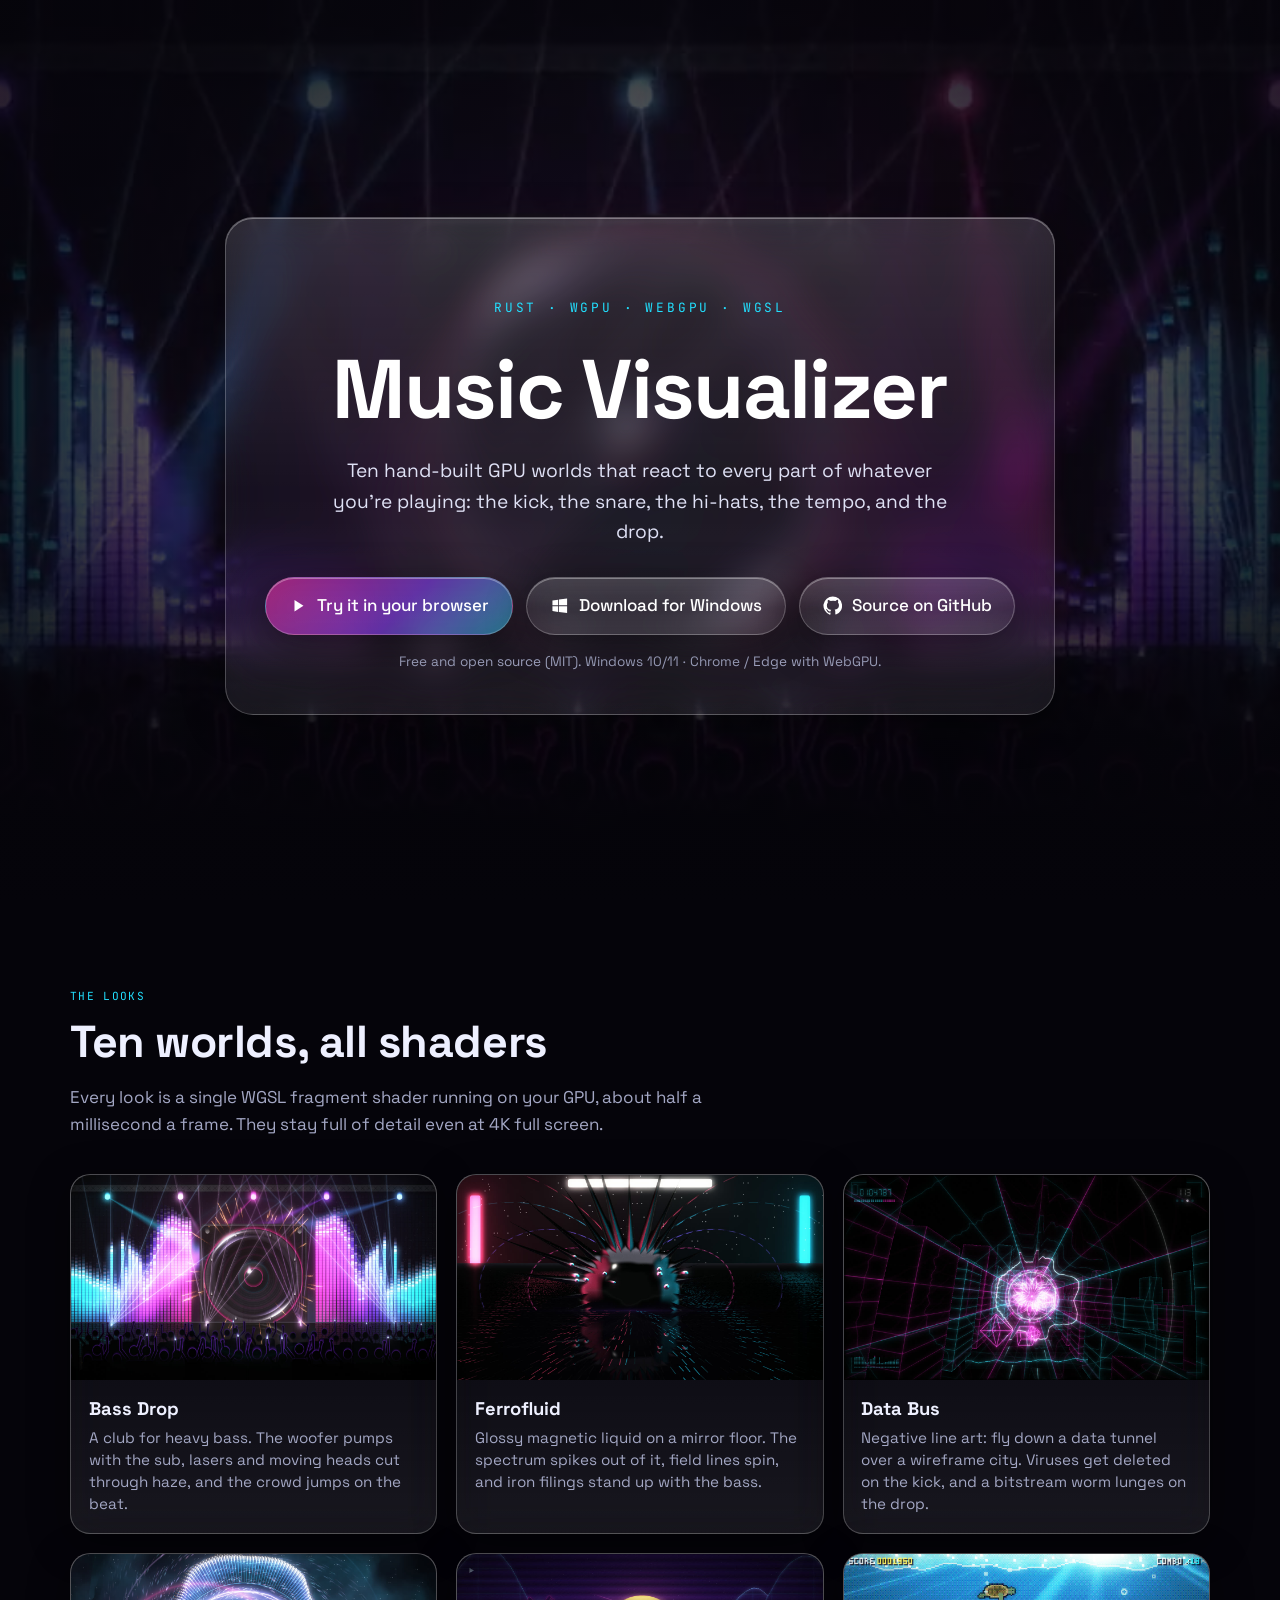
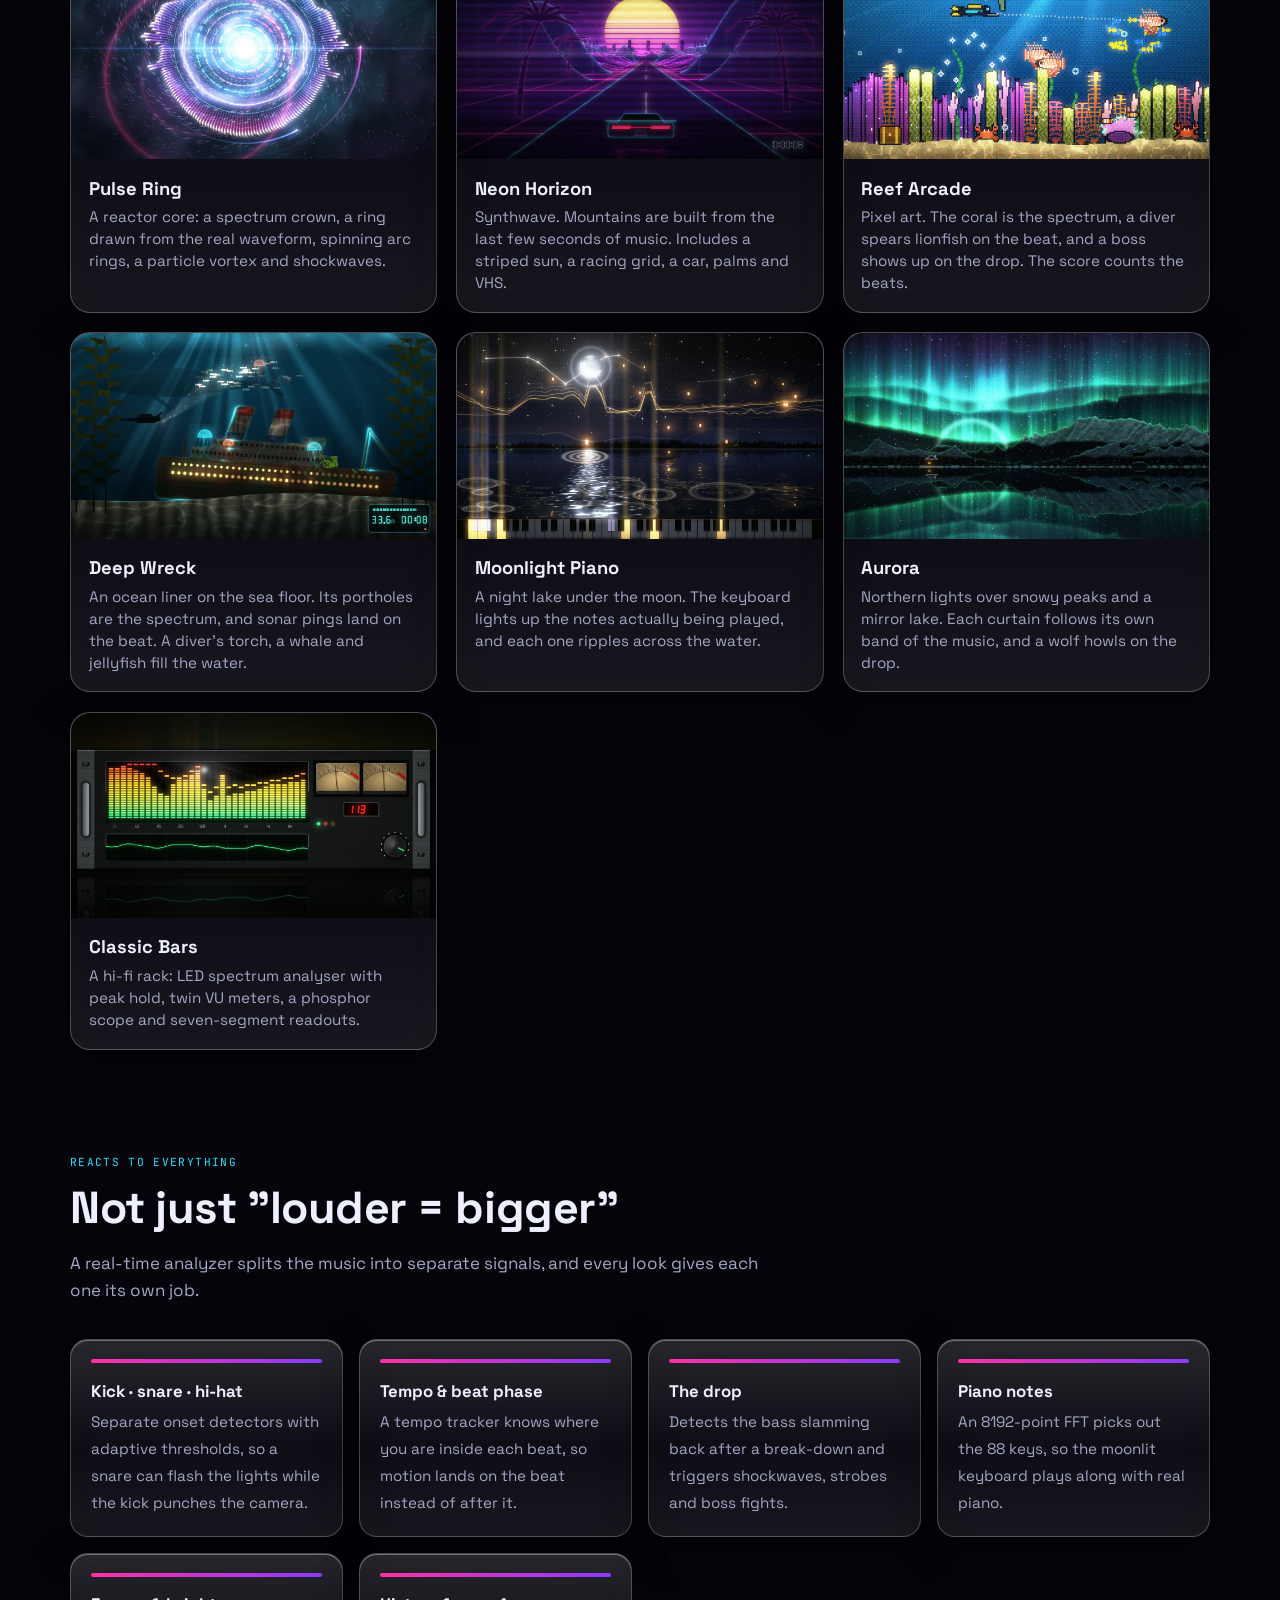
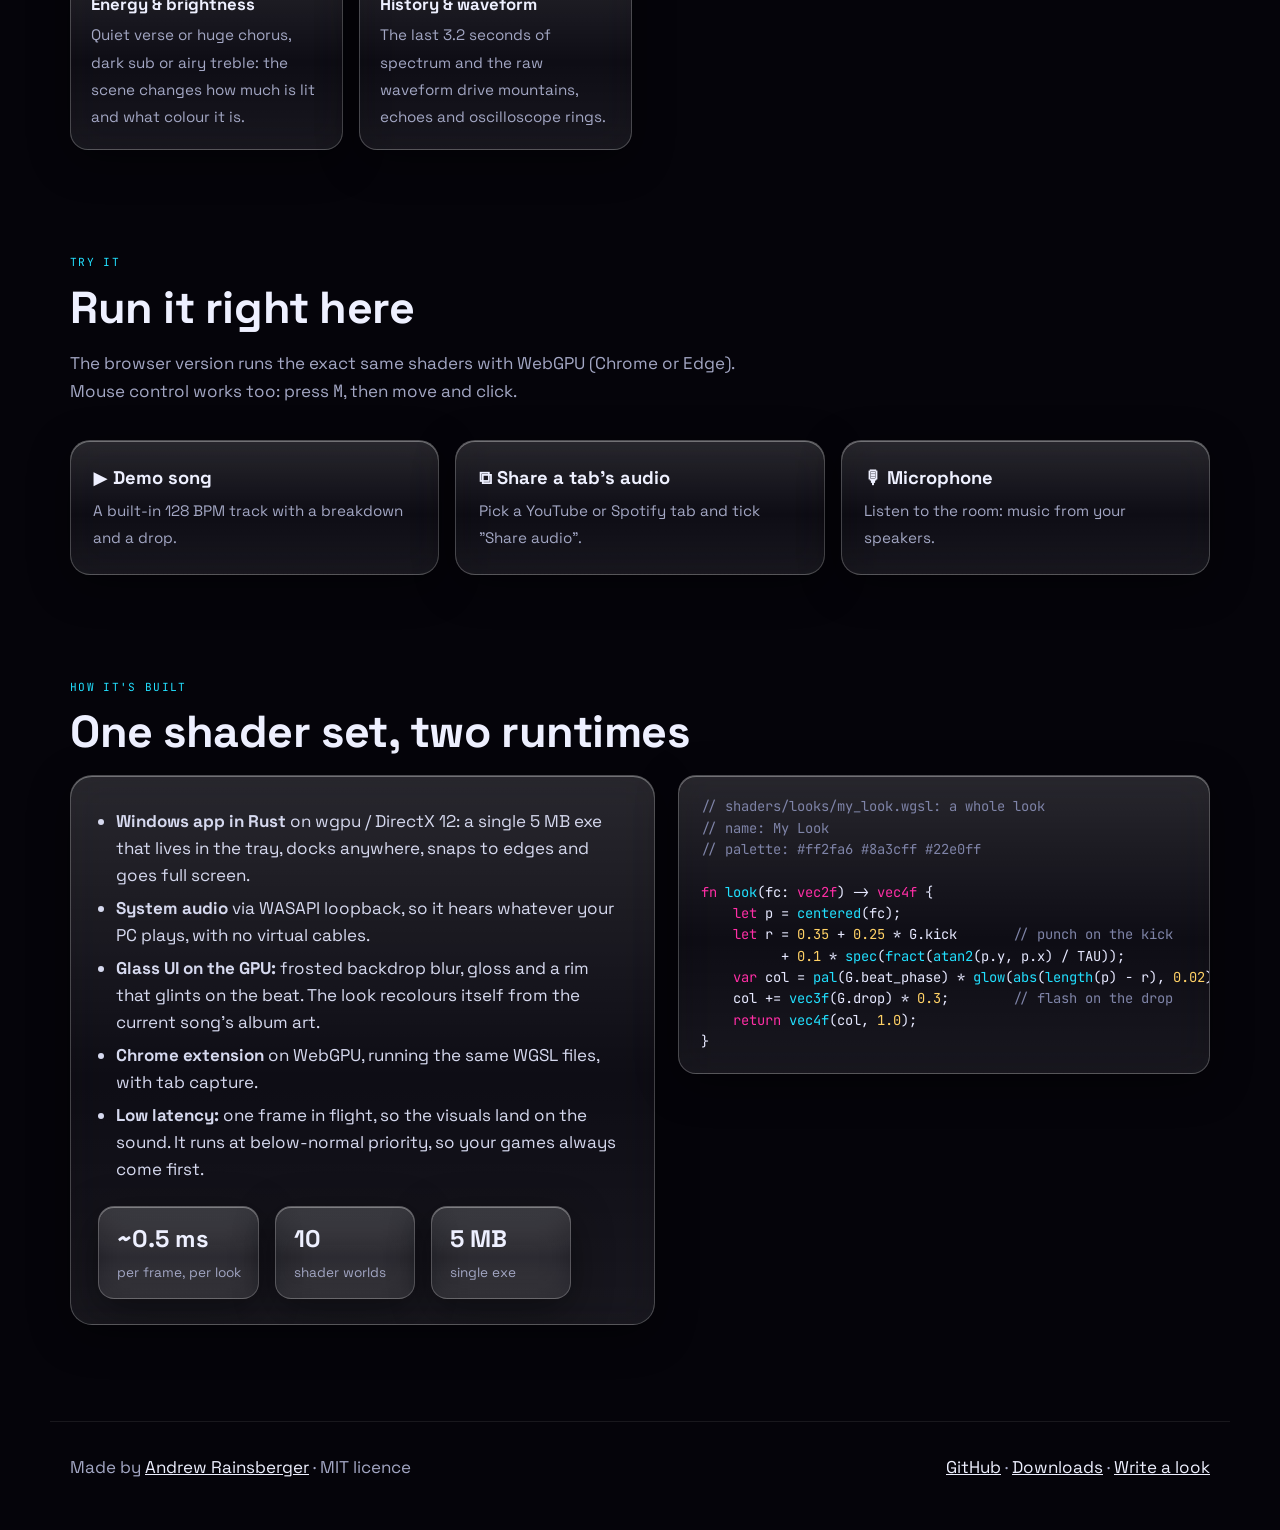
<file: site/index.html>
<!doctype html>
<html lang="en">
<head>
<meta charset="utf-8">
<meta name="viewport" content="width=device-width, initial-scale=1">
<title>Music Visualizer: GPU visuals for whatever you're playing</title>
<meta name="description" content="A GPU music visualizer for the Windows tray and the browser. Ten hand-built WGSL shader worlds that react to kicks, snares, hi-hats, tempo and the drop. Rust + wgpu, WebGPU, Chrome extension.">
<meta property="og:title" content="Music Visualizer">
<meta property="og:description" content="Ten GPU shader worlds that react to every part of your music. Windows tray app, browser demo and Chrome extension.">
<meta property="og:image" content="https://curiocrafter.github.io/music-visualizer/media/looks/bass_drop.jpg">
<meta name="twitter:card" content="summary_large_image">
<link rel="icon" href="app/icons/icon48.png">
<link rel="preconnect" href="https://fonts.googleapis.com">
<link rel="preconnect" href="https://fonts.gstatic.com" crossorigin>
<link href="https://fonts.googleapis.com/css2?family=Space+Grotesk:wght@400;500;700&family=JetBrains+Mono:wght@400;600&display=swap" rel="stylesheet">
<style>
  :root {
    --bg: #05040a;
    --ink: #eef0ff;
    --dim: #a3a7c4;
    --pink: #ff2fa6;
    --violet: #8a3cff;
    --cyan: #22e0ff;
    --glass: rgba(255, 255, 255, 0.07);
    --rim: rgba(255, 255, 255, 0.22);
  }
  * { box-sizing: border-box; }
  html { scroll-behavior: smooth; }
  body {
    margin: 0; background: var(--bg); color: var(--ink);
    font: 17px/1.6 "Space Grotesk", system-ui, sans-serif;
    -webkit-font-smoothing: antialiased; overflow-x: hidden;
  }
  a { color: inherit; }
  code, pre { font-family: "JetBrains Mono", ui-monospace, monospace; }

  /* ---------- glass ---------- */
  .glass {
    background: linear-gradient(180deg, rgba(255,255,255,.14), rgba(255,255,255,.04) 55%, rgba(255,255,255,.08));
    backdrop-filter: blur(18px) saturate(140%); -webkit-backdrop-filter: blur(18px) saturate(140%);
    border: 1px solid var(--rim);
    box-shadow: inset 0 1px 0 rgba(255,255,255,.35), 0 10px 40px rgba(0,0,0,.45);
    position: relative; overflow: hidden;
  }
  .btn {
    display: inline-flex; align-items: center; gap: .55em; padding: .85em 1.35em; border-radius: 999px;
    text-decoration: none; font-weight: 500; color: #fff; transition: transform .18s ease, box-shadow .18s ease;
  }
  .btn::after { /* sweeping shine on hover */
    content: ""; position: absolute; inset: -20% auto -20% -60%; width: 40%;
    background: linear-gradient(100deg, transparent, rgba(255,255,255,.45), transparent);
    transform: skewX(-20deg); transition: left .6s ease;
  }
  .btn:hover { transform: translateY(-2px) scale(1.03); box-shadow: inset 0 1px 0 rgba(255,255,255,.5), 0 14px 40px rgba(0,0,0,.5); }
  .btn:hover::after { left: 130%; }
  .btn.primary { background: linear-gradient(135deg, rgba(255,47,166,.55), rgba(138,60,255,.55) 55%, rgba(34,224,255,.45)); }
  .btn svg { width: 1.15em; height: 1.15em; }

  /* ---------- hero ---------- */
  .hero { position: relative; min-height: 100svh; display: grid; place-items: center; text-align: center; padding: 6rem 1.25rem 4rem; isolation: isolate; }
  .hero video { position: absolute; inset: 0; width: 100%; height: 100%; object-fit: cover; z-index: -2; filter: saturate(1.15); }
  .hero::before { content: ""; position: absolute; inset: 0; z-index: -1;
    background: radial-gradient(ellipse at center, rgba(5,4,10,.35), rgba(5,4,10,.85) 75%), linear-gradient(180deg, transparent 60%, var(--bg)); }
  .hero-card { max-width: 860px; padding: 2.6rem 2.4rem; border-radius: 28px; }
  .eyebrow { font-family: "JetBrains Mono", monospace; font-size: .8rem; letter-spacing: .22em; text-transform: uppercase; color: var(--cyan); }
  h1 { font-size: clamp(2.6rem, 7vw, 5.2rem); line-height: 1; margin: .35em 0 .3em; letter-spacing: -.02em; color: #fff; }
  .lede { font-size: 1.2rem; color: #dfe1f5; max-width: 640px; margin: 0 auto 1.8rem; }
  .ctas { display: flex; flex-wrap: wrap; gap: .8rem; justify-content: center; }
  .ctas small { display: block; margin-top: 1rem; color: var(--dim); font-size: .85rem; }
  .eq { display: flex; gap: 4px; justify-content: center; height: 26px; align-items: end; margin-bottom: .8rem; }
  .eq i { width: 5px; border-radius: 3px; background: linear-gradient(var(--cyan), var(--pink)); animation: eq 1s ease-in-out infinite; }
  @keyframes eq { 0%,100% { height: 20%; } 50% { height: 100%; } }

  /* ---------- sections ---------- */
  section { max-width: 1180px; margin: 0 auto; padding: 5.5rem 1.25rem 1rem; }
  h2 { font-size: clamp(1.9rem, 4vw, 2.8rem); margin: 0 0 .4rem; letter-spacing: -.01em; }
  .sub { color: var(--dim); margin: 0 0 2.2rem; max-width: 720px; }

  .gallery { display: grid; grid-template-columns: repeat(auto-fill, minmax(330px, 1fr)); gap: 1.2rem; }
  .look { border-radius: 20px; padding: 0; transition: transform .25s ease; }
  .look:hover { transform: translateY(-4px); }
  .look img { width: 100%; aspect-ratio: 16/9; object-fit: cover; display: block; }
  .look div { padding: .9rem 1.1rem 1.1rem; }
  .look h3 { margin: 0 0 .2rem; font-size: 1.15rem; }
  .look p { margin: 0; color: var(--dim); font-size: .95rem; line-height: 1.45; }
  .tag { font-family: "JetBrains Mono", monospace; font-size: .7rem; color: var(--cyan); letter-spacing: .12em; text-transform: uppercase; }

  .signals { display: grid; grid-template-columns: repeat(auto-fill, minmax(250px, 1fr)); gap: 1rem; }
  .sig { border-radius: 18px; padding: 1.2rem 1.25rem; }
  .sig b { display: block; font-size: 1.05rem; margin-bottom: .2rem; }
  .sig span { color: var(--dim); font-size: .95rem; }
  .sig .meter { height: 4px; border-radius: 4px; margin-bottom: .9rem; background: linear-gradient(90deg, var(--pink), var(--violet), var(--cyan)); background-size: 200% 100%; animation: flow 3s linear infinite; }
  @keyframes flow { to { background-position: -200% 0; } }

  .split { display: grid; grid-template-columns: 1.1fr 1fr; gap: 1.4rem; align-items: start; }
  @media (max-width: 860px) { .split { grid-template-columns: 1fr; } }
  .card { border-radius: 22px; padding: 1.6rem 1.7rem; }
  .card ul { margin: .4rem 0 0; padding-left: 1.1rem; color: #d6d9ef; }
  .card li { margin: .35rem 0; }
  pre { margin: 0; padding: 1.3rem 1.4rem; border-radius: 18px; overflow-x: auto; font-size: .86rem; line-height: 1.55; color: #e6e8ff; }
  .k { color: var(--pink); } .c { color: #7f84a8; } .f { color: var(--cyan); } .n { color: #ffd166; }
  .stats { display: flex; flex-wrap: wrap; gap: 1rem; margin-top: 1.4rem; }
  .stat { border-radius: 16px; padding: .8rem 1.1rem; min-width: 140px; }
  .stat b { display: block; font-size: 1.5rem; }
  .stat span { color: var(--dim); font-size: .85rem; }

  .try { display: grid; grid-template-columns: repeat(auto-fit, minmax(240px, 1fr)); gap: 1rem; }
  .try a { border-radius: 20px; padding: 1.4rem; text-decoration: none; display: block; transition: transform .2s ease; }
  .try a:hover { transform: translateY(-3px); }
  .try b { font-size: 1.15rem; display: block; margin-bottom: .25rem; }
  .try span { color: var(--dim); font-size: .95rem; }

  footer { max-width: 1180px; margin: 5rem auto 0; padding: 2rem 1.25rem 3rem; color: var(--dim); display: flex; flex-wrap: wrap; gap: 1rem; justify-content: space-between; border-top: 1px solid rgba(255,255,255,.08); }
  footer a { color: var(--ink); }
  @media (prefers-reduced-motion: reduce) { .eq i, .sig .meter { animation: none; } .hero video { display: none; } .hero { background: url(media/poster.jpg) center/cover; } }
</style>
</head>
<body>

<header class="hero">
  <video autoplay muted loop playsinline poster="media/poster.jpg" aria-hidden="true">
    <source src="media/reel.mp4" type="video/mp4">
  </video>
  <div class="hero-card glass">
    <div class="eq" aria-hidden="true"><i style="animation-delay:-.1s"></i><i style="animation-delay:-.5s"></i><i style="animation-delay:-.3s"></i><i style="animation-delay:-.8s"></i><i style="animation-delay:-.2s"></i><i style="animation-delay:-.6s"></i><i style="animation-delay:-.4s"></i></div>
    <div class="eyebrow">Rust · wgpu · WebGPU · WGSL</div>
    <h1>Music Visualizer</h1>
    <p class="lede">Ten hand-built GPU worlds that react to every part of whatever you're playing: the kick, the snare, the hi-hats, the tempo, and the drop.</p>
    <div class="ctas">
      <a class="btn primary glass" href="app/visualizer.html?mode=demo">
        <svg viewBox="0 0 24 24" fill="currentColor"><path d="M8 5v14l11-7z"/></svg>Try it in your browser</a>
      <a class="btn glass" href="https://github.com/CurioCrafter/music-visualizer/releases/latest/download/MusicVisualizer.exe">
        <svg viewBox="0 0 24 24" fill="currentColor"><path d="M3 5.5 10 4.5v7H3zm8-1.1L21 3v8.5H11zM3 12.5h7v7l-7-1zm8 0h10V21l-10-1.4z"/></svg>Download for Windows</a>
      <a class="btn glass" href="https://github.com/CurioCrafter/music-visualizer">
        <svg viewBox="0 0 24 24" fill="currentColor"><path d="M12 .5a11.5 11.5 0 0 0-3.6 22.4c.6.1.8-.3.8-.6v-2c-3.2.7-3.9-1.5-3.9-1.5-.5-1.3-1.3-1.7-1.3-1.7-1-.7.1-.7.1-.7 1.2.1 1.8 1.2 1.8 1.2 1 1.8 2.8 1.3 3.5 1 .1-.8.4-1.3.7-1.6-2.6-.3-5.3-1.3-5.3-5.7 0-1.3.4-2.3 1.2-3.1-.1-.3-.5-1.5.1-3.2 0 0 1-.3 3.3 1.2a11.4 11.4 0 0 1 6 0C17.3 4.4 18.3 4.7 18.3 4.7c.6 1.7.2 2.9.1 3.2.8.8 1.2 1.9 1.2 3.1 0 4.4-2.7 5.4-5.3 5.7.4.4.8 1.1.8 2.2v3.3c0 .3.2.7.8.6A11.5 11.5 0 0 0 12 .5z"/></svg>Source on GitHub</a>
    </div>
    <div class="ctas"><small>Free and open source (MIT). Windows 10/11 · Chrome / Edge with WebGPU.</small></div>
  </div>
</header>

<section id="looks">
  <div class="tag">The looks</div>
  <h2>Ten worlds, all shaders</h2>
  <p class="sub">Every look is a single WGSL fragment shader running on your GPU, about half a millisecond a frame. They stay full of detail even at 4K full screen.</p>
  <div class="gallery">
    <article class="look glass"><img loading="lazy" src="media/looks/bass_drop.jpg" alt="Bass Drop look: a club with a pumping woofer, lasers and a crowd"><div><h3>Bass Drop</h3><p>A club for heavy bass. The woofer pumps with the sub, lasers and moving heads cut through haze, and the crowd jumps on the beat.</p></div></article>
    <article class="look glass"><img loading="lazy" src="media/looks/ferrofluid.jpg" alt="Ferrofluid look: glossy magnetic liquid with spikes"><div><h3>Ferrofluid</h3><p>Glossy magnetic liquid on a mirror floor. The spectrum spikes out of it, field lines spin, and iron filings stand up with the bass.</p></div></article>
    <article class="look glass"><img loading="lazy" src="media/looks/data_bus.jpg" alt="Data Bus look: neon wireframe tunnel"><div><h3>Data Bus</h3><p>Negative line art: fly down a data tunnel over a wireframe city. Viruses get deleted on the kick, and a bitstream worm lunges on the drop.</p></div></article>
    <article class="look glass"><img loading="lazy" src="media/looks/pulse_ring.jpg" alt="Pulse Ring look: a glowing reactor of rings"><div><h3>Pulse Ring</h3><p>A reactor core: a spectrum crown, a ring drawn from the real waveform, spinning arc rings, a particle vortex and shockwaves.</p></div></article>
    <article class="look glass"><img loading="lazy" src="media/looks/neon_horizon.jpg" alt="Neon Horizon look: synthwave sun and road"><div><h3>Neon Horizon</h3><p>Synthwave. Mountains are built from the last few seconds of music. Includes a striped sun, a racing grid, a car, palms and VHS.</p></div></article>
    <article class="look glass"><img loading="lazy" src="media/looks/reef_arcade.jpg" alt="Reef Arcade look: pixel-art coral reef"><div><h3>Reef Arcade</h3><p>Pixel art. The coral is the spectrum, a diver spears lionfish on the beat, and a boss shows up on the drop. The score counts the beats.</p></div></article>
    <article class="look glass"><img loading="lazy" src="media/looks/deep_wreck.jpg" alt="Deep Wreck look: a liner wreck under god rays"><div><h3>Deep Wreck</h3><p>An ocean liner on the sea floor. Its portholes are the spectrum, and sonar pings land on the beat. A diver's torch, a whale and jellyfish fill the water.</p></div></article>
    <article class="look glass"><img loading="lazy" src="media/looks/moonlight_piano.jpg" alt="Moonlight Piano look: a moonlit lake and glowing piano"><div><h3>Moonlight Piano</h3><p>A night lake under the moon. The keyboard lights up the notes actually being played, and each one ripples across the water.</p></div></article>
    <article class="look glass"><img loading="lazy" src="media/looks/aurora.jpg" alt="Aurora look: northern lights over mountains and a lake"><div><h3>Aurora</h3><p>Northern lights over snowy peaks and a mirror lake. Each curtain follows its own band of the music, and a wolf howls on the drop.</p></div></article>
    <article class="look glass"><img loading="lazy" src="media/looks/classic_bars.jpg" alt="Classic Bars look: hi-fi spectrum analyser"><div><h3>Classic Bars</h3><p>A hi-fi rack: LED spectrum analyser with peak hold, twin VU meters, a phosphor scope and seven-segment readouts.</p></div></article>
  </div>
</section>

<section id="react">
  <div class="tag">Reacts to everything</div>
  <h2>Not just "louder = bigger"</h2>
  <p class="sub">A real-time analyzer splits the music into separate signals, and every look gives each one its own job.</p>
  <div class="signals">
    <div class="sig glass"><div class="meter"></div><b>Kick · snare · hi-hat</b><span>Separate onset detectors with adaptive thresholds, so a snare can flash the lights while the kick punches the camera.</span></div>
    <div class="sig glass"><div class="meter" style="animation-delay:-1s"></div><b>Tempo &amp; beat phase</b><span>A tempo tracker knows where you are inside each beat, so motion lands on the beat instead of after it.</span></div>
    <div class="sig glass"><div class="meter" style="animation-delay:-2s"></div><b>The drop</b><span>Detects the bass slamming back after a break-down and triggers shockwaves, strobes and boss fights.</span></div>
    <div class="sig glass"><div class="meter" style="animation-delay:-.5s"></div><b>Piano notes</b><span>An 8192-point FFT picks out the 88 keys, so the moonlit keyboard plays along with real piano.</span></div>
    <div class="sig glass"><div class="meter" style="animation-delay:-1.5s"></div><b>Energy &amp; brightness</b><span>Quiet verse or huge chorus, dark sub or airy treble: the scene changes how much is lit and what colour it is.</span></div>
    <div class="sig glass"><div class="meter" style="animation-delay:-2.5s"></div><b>History &amp; waveform</b><span>The last 3.2 seconds of spectrum and the raw waveform drive mountains, echoes and oscilloscope rings.</span></div>
  </div>
</section>

<section id="try">
  <div class="tag">Try it</div>
  <h2>Run it right here</h2>
  <p class="sub">The browser version runs the exact same shaders with WebGPU (Chrome or Edge). Mouse control works too: press <code>M</code>, then move and click.</p>
  <div class="try">
    <a class="glass" href="app/visualizer.html?mode=demo"><b>▶ Demo song</b><span>A built-in 128 BPM track with a breakdown and a drop.</span></a>
    <a class="glass" href="app/visualizer.html?mode=display"><b>⧉ Share a tab's audio</b><span>Pick a YouTube or Spotify tab and tick "Share audio".</span></a>
    <a class="glass" href="app/visualizer.html?mode=mic"><b>🎙 Microphone</b><span>Listen to the room: music from your speakers.</span></a>
  </div>
</section>

<section id="built">
  <div class="tag">How it's built</div>
  <h2>One shader set, two runtimes</h2>
  <div class="split">
    <div class="card glass">
      <ul>
        <li><b>Windows app in Rust</b> on wgpu / DirectX 12: a single 5 MB exe that lives in the tray, docks anywhere, snaps to edges and goes full screen.</li>
        <li><b>System audio</b> via WASAPI loopback, so it hears whatever your PC plays, with no virtual cables.</li>
        <li><b>Glass UI on the GPU:</b> frosted backdrop blur, gloss and a rim that glints on the beat. The look recolours itself from the current song's album art.</li>
        <li><b>Chrome extension</b> on WebGPU, running the same WGSL files, with tab capture.</li>
        <li><b>Low latency:</b> one frame in flight, so the visuals land on the sound. It runs at below-normal priority, so your games always come first.</li>
      </ul>
      <div class="stats">
        <div class="stat glass"><b>~0.5 ms</b><span>per frame, per look</span></div>
        <div class="stat glass"><b>10</b><span>shader worlds</span></div>
        <div class="stat glass"><b>5 MB</b><span>single exe</span></div>
      </div>
    </div>
<pre class="glass"><span class="c">// shaders/looks/my_look.wgsl: a whole look</span>
<span class="c">// name: My Look</span>
<span class="c">// palette: #ff2fa6 #8a3cff #22e0ff</span>

<span class="k">fn</span> <span class="f">look</span>(fc: <span class="k">vec2f</span>) -> <span class="k">vec4f</span> {
    <span class="k">let</span> p = <span class="f">centered</span>(fc);
    <span class="k">let</span> r = <span class="n">0.35</span> + <span class="n">0.25</span> * G.kick       <span class="c">// punch on the kick</span>
          + <span class="n">0.1</span> * <span class="f">spec</span>(<span class="f">fract</span>(<span class="f">atan2</span>(p.y, p.x) / TAU));
    <span class="k">var</span> col = <span class="f">pal</span>(G.beat_phase) * <span class="f">glow</span>(<span class="f">abs</span>(<span class="f">length</span>(p) - r), <span class="n">0.02</span>);
    col += <span class="f">vec3f</span>(G.drop) * <span class="n">0.3</span>;        <span class="c">// flash on the drop</span>
    <span class="k">return</span> <span class="f">vec4f</span>(col, <span class="n">1.0</span>);
}</pre>
  </div>
</section>

<footer>
  <span>Made by <a href="https://curiocrafter.github.io/">Andrew Rainsberger</a> · MIT licence</span>
  <span><a href="https://github.com/CurioCrafter/music-visualizer">GitHub</a> · <a href="https://github.com/CurioCrafter/music-visualizer/releases/latest">Downloads</a> · <a href="https://github.com/CurioCrafter/music-visualizer/blob/main/docs/WRITING_LOOKS.md">Write a look</a></span>
</footer>
</body>
</html>
</file>
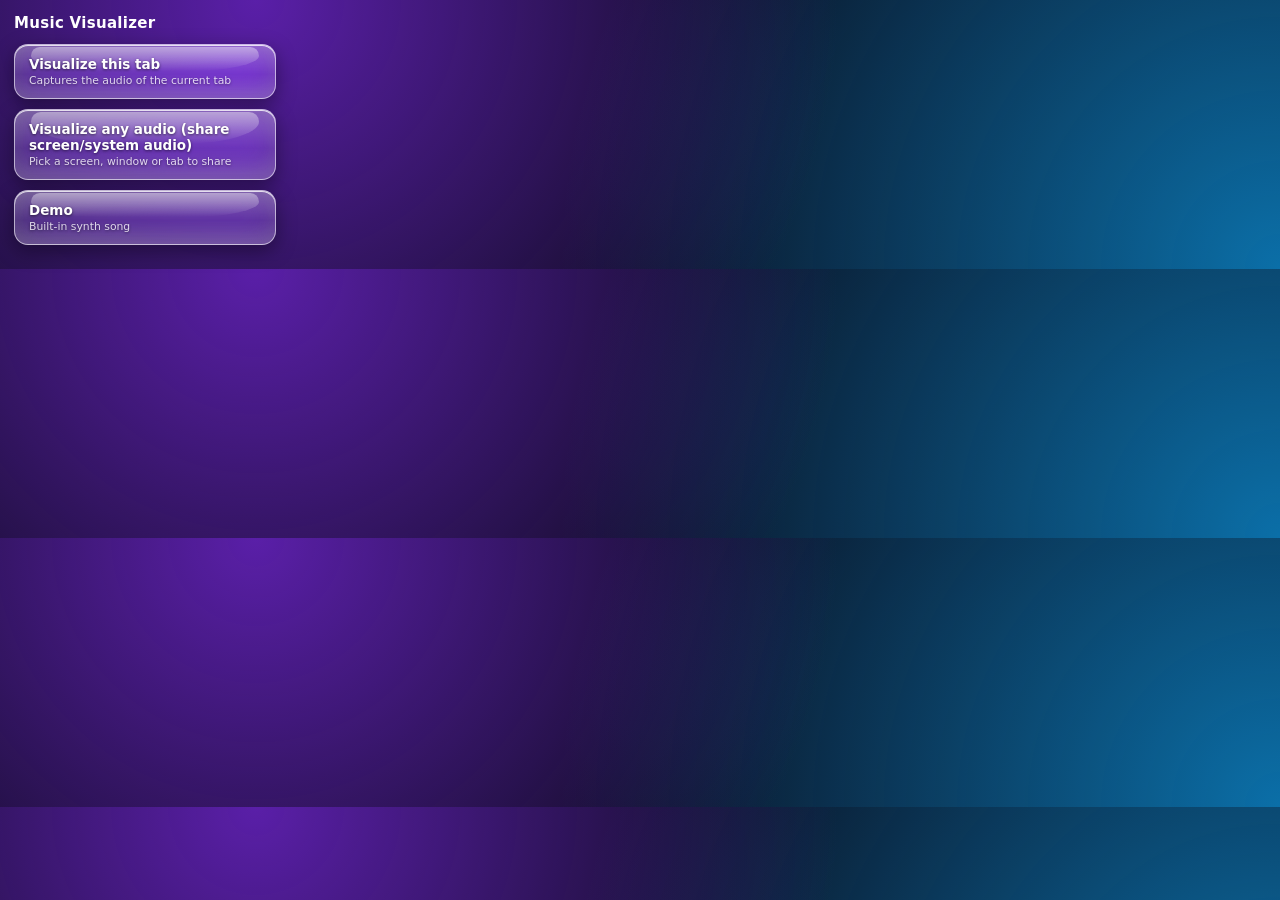
<file: extension/popup.html>
<!doctype html>
<html lang="en">
<head>
<meta charset="utf-8">
<title>Music Visualizer</title>
<link rel="icon" href="icons/icon16.png">
<link rel="stylesheet" href="glass.css">
<link rel="stylesheet" href="popup.css">
</head>
<body>
  <h1>Music Visualizer</h1>
  <button class="glass pbtn" id="tab"><b>Visualize this tab</b><small>Captures the audio of the current tab</small></button>
  <button class="glass pbtn" id="display"><b>Visualize any audio (share screen/system audio)</b><small>Pick a screen, window or tab to share</small></button>
  <button class="glass pbtn" id="demo"><b>Demo</b><small>Built-in synth song</small></button>
  <p id="err"></p>
  <script src="popup.js"></script>
</body>
</html>
</file>
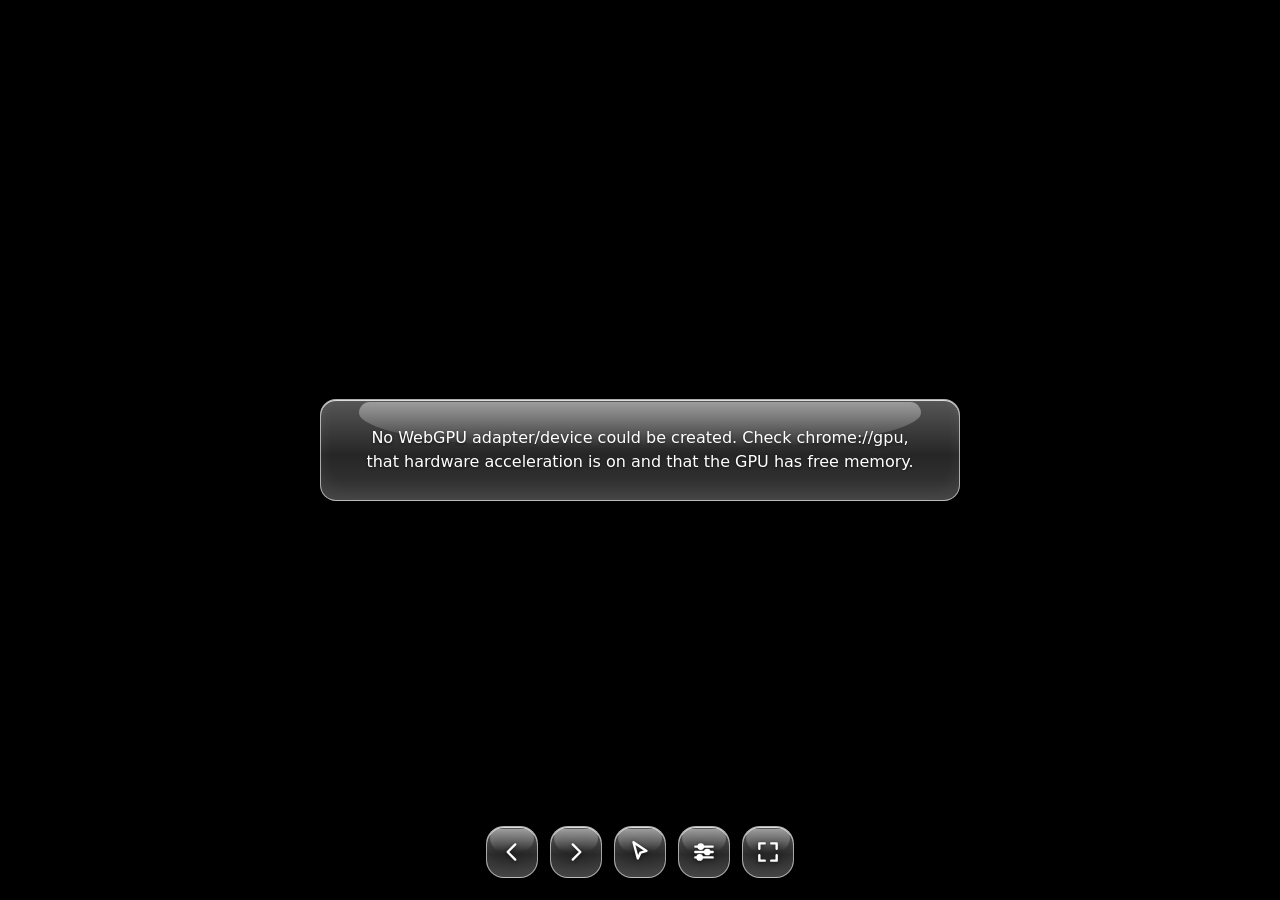
<file: extension/visualizer.html>
<!doctype html>
<html lang="en">
<head>
<meta charset="utf-8">
<meta name="viewport" content="width=device-width, initial-scale=1">
<title>Music Visualizer</title>
<link rel="icon" href="icons/icon16.png">
<link rel="stylesheet" href="glass.css">
<link rel="stylesheet" href="viz.css">
</head>
<body>
  <canvas id="c"></canvas>

  <div id="pill" class="glass"></div>
  <div id="msg" class="glass" hidden></div>
  <button id="start" class="glass" hidden></button>
  <div id="fatal" class="glass" hidden></div>

  <div id="ui">
    <div id="settings" class="glass" hidden>
      <label>Look <select id="s-look"></select></label>
      <label class="row"><span>Auto-pick look</span><input type="checkbox" id="s-auto"></label>
      <label>Quality <select id="s-quality">
        <option value="0">Low (0.5x)</option><option value="1">Balanced (0.75x)</option><option value="2">High (1x)</option></select></label>
      <label>Sensitivity <input type="range" id="s-sens" min="0.5" max="2" step="0.05"></label>
      <label class="row"><span>Mouse control (M)</span><input type="checkbox" id="s-mouse"></label>
    </div>
    <div id="dock">
      <button class="glass btn" id="b-prev" title="Previous look (Left)"><svg viewBox="0 0 24 24"><path d="M15 5l-7 7 7 7"/></svg></button>
      <button class="glass btn" id="b-next" title="Next look (Right)"><svg viewBox="0 0 24 24"><path d="M9 5l7 7-7 7"/></svg></button>
      <button class="glass btn" id="b-mouse" title="Mouse control (M)"><svg viewBox="0 0 24 24"><path d="M6 3l12 8-5.5 1.5L10 18z"/></svg></button>
      <button class="glass btn" id="b-set" title="Settings (S)"><svg viewBox="0 0 24 24"><path d="M4 7h16M4 12h16M4 17h16"/><circle cx="9" cy="7" r="2" fill="currentColor"/><circle cx="15" cy="12" r="2" fill="currentColor"/><circle cx="8" cy="17" r="2" fill="currentColor"/></svg></button>
      <button class="glass btn" id="b-full" title="Fullscreen (F)"><svg viewBox="0 0 24 24"><path d="M4 9V4h5M20 9V4h-5M4 15v5h5M20 15v5h-5"/></svg></button>
    </div>
  </div>
  <script type="module" src="viz.js"></script>
</body>
</html>
</file>
<file: extension/glass.css>
/* Frosted glass: blur + white frost + top gloss + bright rim + hover shine sweep */
.glass {
  position: relative; overflow: hidden; color: #fff;
  background: linear-gradient(180deg, rgba(255,255,255,.34), rgba(255,255,255,.15) 55%, rgba(255,255,255,.22));
  -webkit-backdrop-filter: blur(16px) saturate(1.5); backdrop-filter: blur(16px) saturate(1.5);
  border: 1px solid rgba(255,255,255,.6); border-radius: 16px;
  box-shadow: 0 6px 20px rgba(0,0,0,.4), inset 0 1px 0 rgba(255,255,255,.8), inset 0 -10px 16px rgba(255,255,255,.08);
  text-shadow: 0 1px 3px rgba(0,0,0,.55);
}
.glass::before { /* top gloss crescent */
  content: ""; position: absolute; left: 6%; right: 6%; top: 2px; height: 46%; pointer-events: none;
  border-radius: 14px 14px 50% 50% / 14px 14px 100% 100%;
  background: linear-gradient(rgba(255,255,255,.42), rgba(255,255,255,0));
}
.glass::after { /* hover shine sweep */
  content: ""; position: absolute; top: -30%; bottom: -30%; left: -70%; width: 38%; pointer-events: none;
  transform: skewX(-22deg);
  background: linear-gradient(90deg, transparent, rgba(255,255,255,.6), transparent);
}
button.glass:hover::after { animation: sweep .75s ease; }
button.glass:hover { background: linear-gradient(180deg, rgba(255,255,255,.44), rgba(255,255,255,.2) 55%, rgba(255,255,255,.3)); }
button.glass:active { transform: translateY(1px) scale(.98); }
@keyframes sweep { from { left: -70%; } to { left: 140%; } }
</file>
<file: extension/popup.css>
body { margin: 0; width: 290px; padding: 14px; box-sizing: border-box; font: 13px system-ui, sans-serif; color: #fff;
  background: radial-gradient(circle at 20% 0%, #5a1fa8 0, transparent 55%), radial-gradient(circle at 100% 100%, #0b6fa8 0, transparent 55%), #0a0a18; }
h1 { margin: 0 0 12px; font-size: 15px; font-weight: 600; letter-spacing: .3px; }
.pbtn { display: block; width: 100%; margin: 0 0 10px; padding: 11px 14px; text-align: left; font: inherit; cursor: pointer; border-radius: 14px; }
.pbtn b { display: block; font-size: 13.5px; font-weight: 600; position: relative; z-index: 1; }
.pbtn small { display: block; margin-top: 2px; opacity: .8; position: relative; z-index: 1; }
#err { margin: 0; color: #ffb4b4; }
</file>
<file: extension/viz.css>
html, body { margin: 0; height: 100%; background: #000; overflow: hidden; font: 14px system-ui, sans-serif; color: #fff; }
canvas { position: fixed; inset: 0; width: 100%; height: 100%; display: block; }
body.hide-cursor, body.hide-cursor canvas { cursor: none; }
[hidden] { display: none !important; }

#ui { transition: opacity .5s; }
body.idle #ui { opacity: .22; }
body.idle.fs #ui { opacity: 0; pointer-events: none; }
body.idle #ui:hover { opacity: 1; }

#dock { position: fixed; left: 50%; bottom: 22px; transform: translateX(-50%); display: flex; gap: 12px; }
.btn { width: 52px; height: 52px; padding: 0; cursor: pointer; display: grid; place-items: center; border-radius: 18px; }
.btn svg { width: 26px; height: 26px; fill: none; stroke: #fff; stroke-width: 2.2; stroke-linecap: round; stroke-linejoin: round;
  position: relative; z-index: 1; filter: drop-shadow(0 1px 2px rgba(0,0,0,.6)); }
.btn.on { background: linear-gradient(180deg, rgba(255,255,255,.55), rgba(120,200,255,.35)); border-color: #fff; }
.btn.on svg { fill: #fff; }

#settings { position: fixed; right: 22px; bottom: 96px; width: 260px; padding: 16px; display: flex; flex-direction: column; gap: 14px; border-radius: 20px; }
#settings > * { position: relative; z-index: 1; }
#settings label { display: flex; flex-direction: column; gap: 6px; font-size: 12px; letter-spacing: .3px; }
#settings label.row { flex-direction: row; justify-content: space-between; align-items: center; }
#settings input[type=checkbox] { width: 18px; height: 18px; accent-color: #7fd8ff; }
#settings input[type=range] { accent-color: #7fd8ff; }
select { font: inherit; color: #fff; padding: 7px 8px; border-radius: 10px; border: 1px solid rgba(255,255,255,.5);
  background: rgba(10,10,30,.45); outline: none; }
select option { background: #14142a; color: #fff; }

#pill { position: fixed; left: 50%; top: 28px; transform: translateX(-50%); padding: 10px 26px; border-radius: 999px; font-size: 17px;
  font-weight: 600; letter-spacing: .5px; opacity: 0; transition: opacity .6s; pointer-events: none; text-transform: capitalize; }
#pill.show { opacity: 1; transition: opacity .15s; }
#pill small { display: block; font-size: 11px; font-weight: 400; text-transform: none; color: #ffc9c9; max-width: 60vw; white-space: pre-wrap; }

#msg, #fatal, #start { position: fixed; left: 50%; transform: translateX(-50%); padding: 12px 22px; text-align: center; max-width: 70vw; }
#msg { top: 90px; border-radius: 14px; }
#start { top: 50%; transform: translate(-50%, -50%); font: 600 18px system-ui; padding: 18px 34px; cursor: pointer; border-radius: 22px; }
#fatal { top: 50%; transform: translate(-50%, -50%); font-size: 16px; line-height: 1.5; padding: 26px 34px; }
</file>
